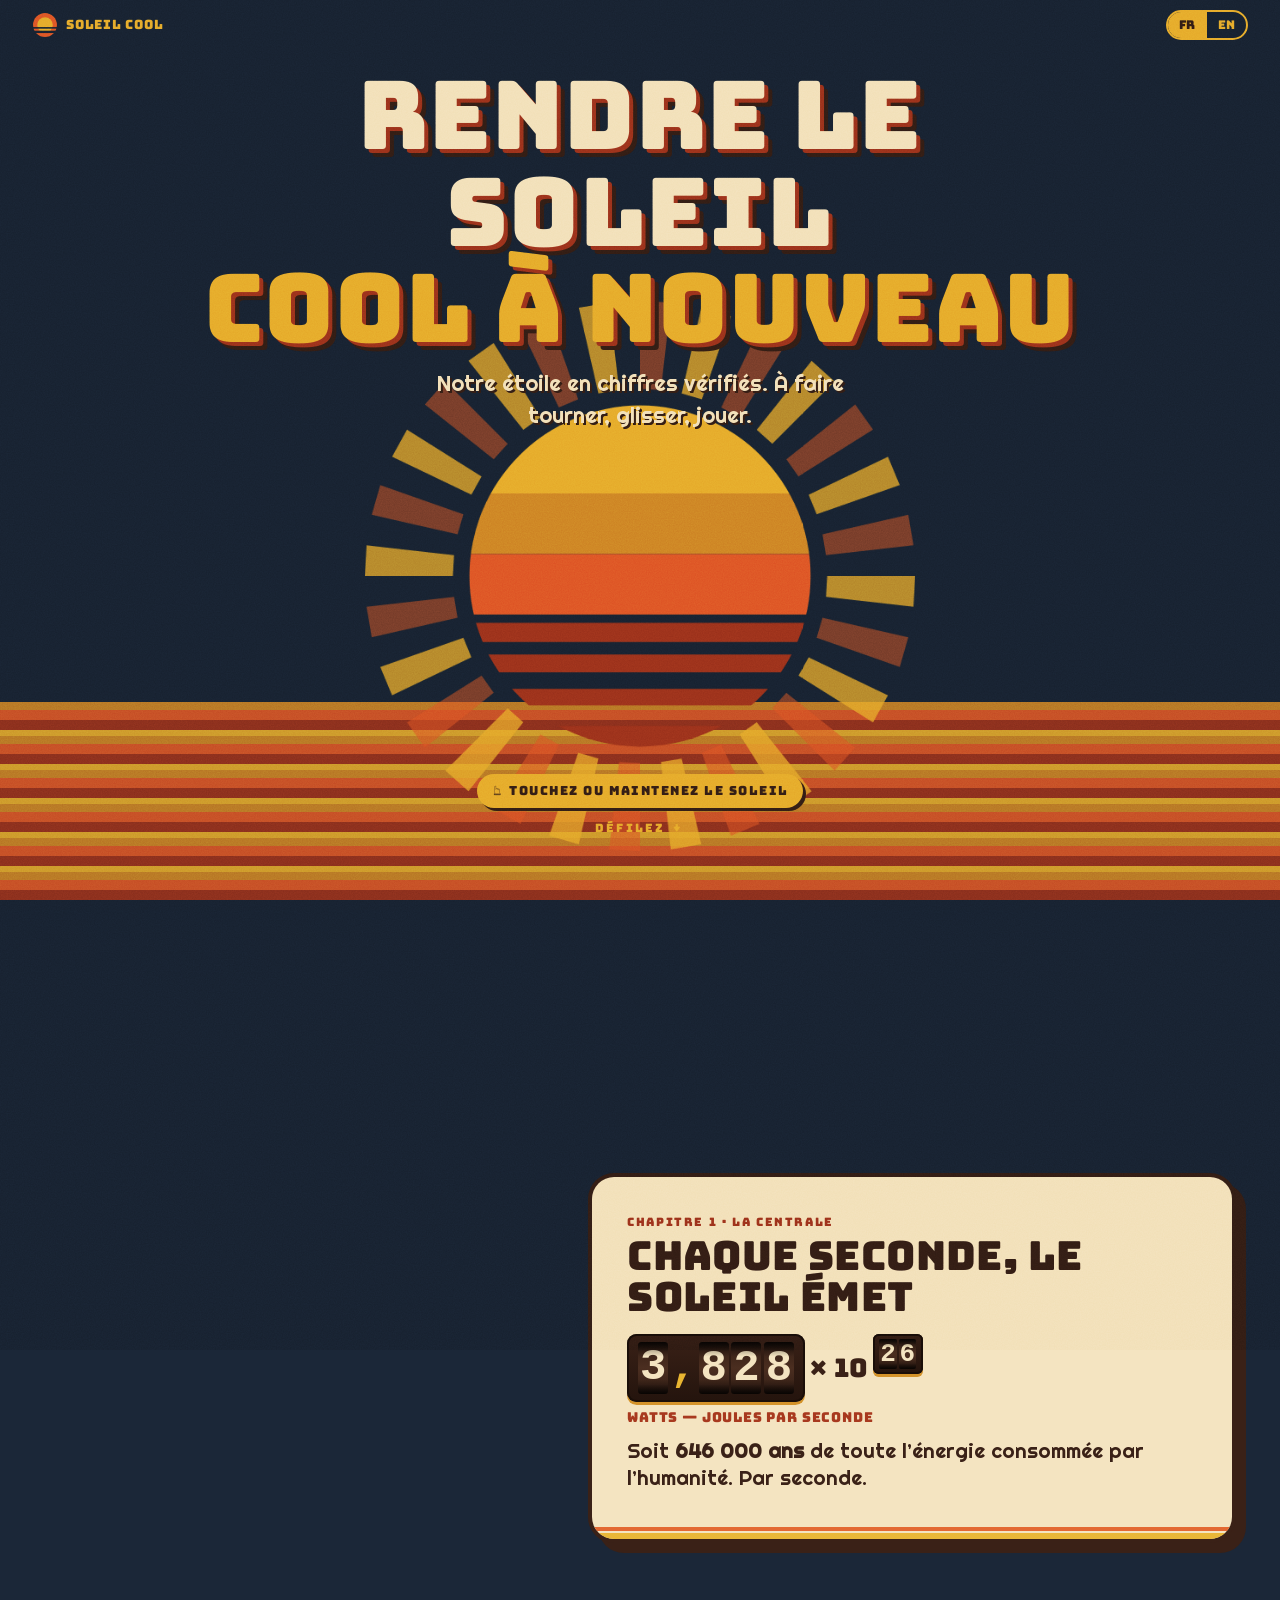
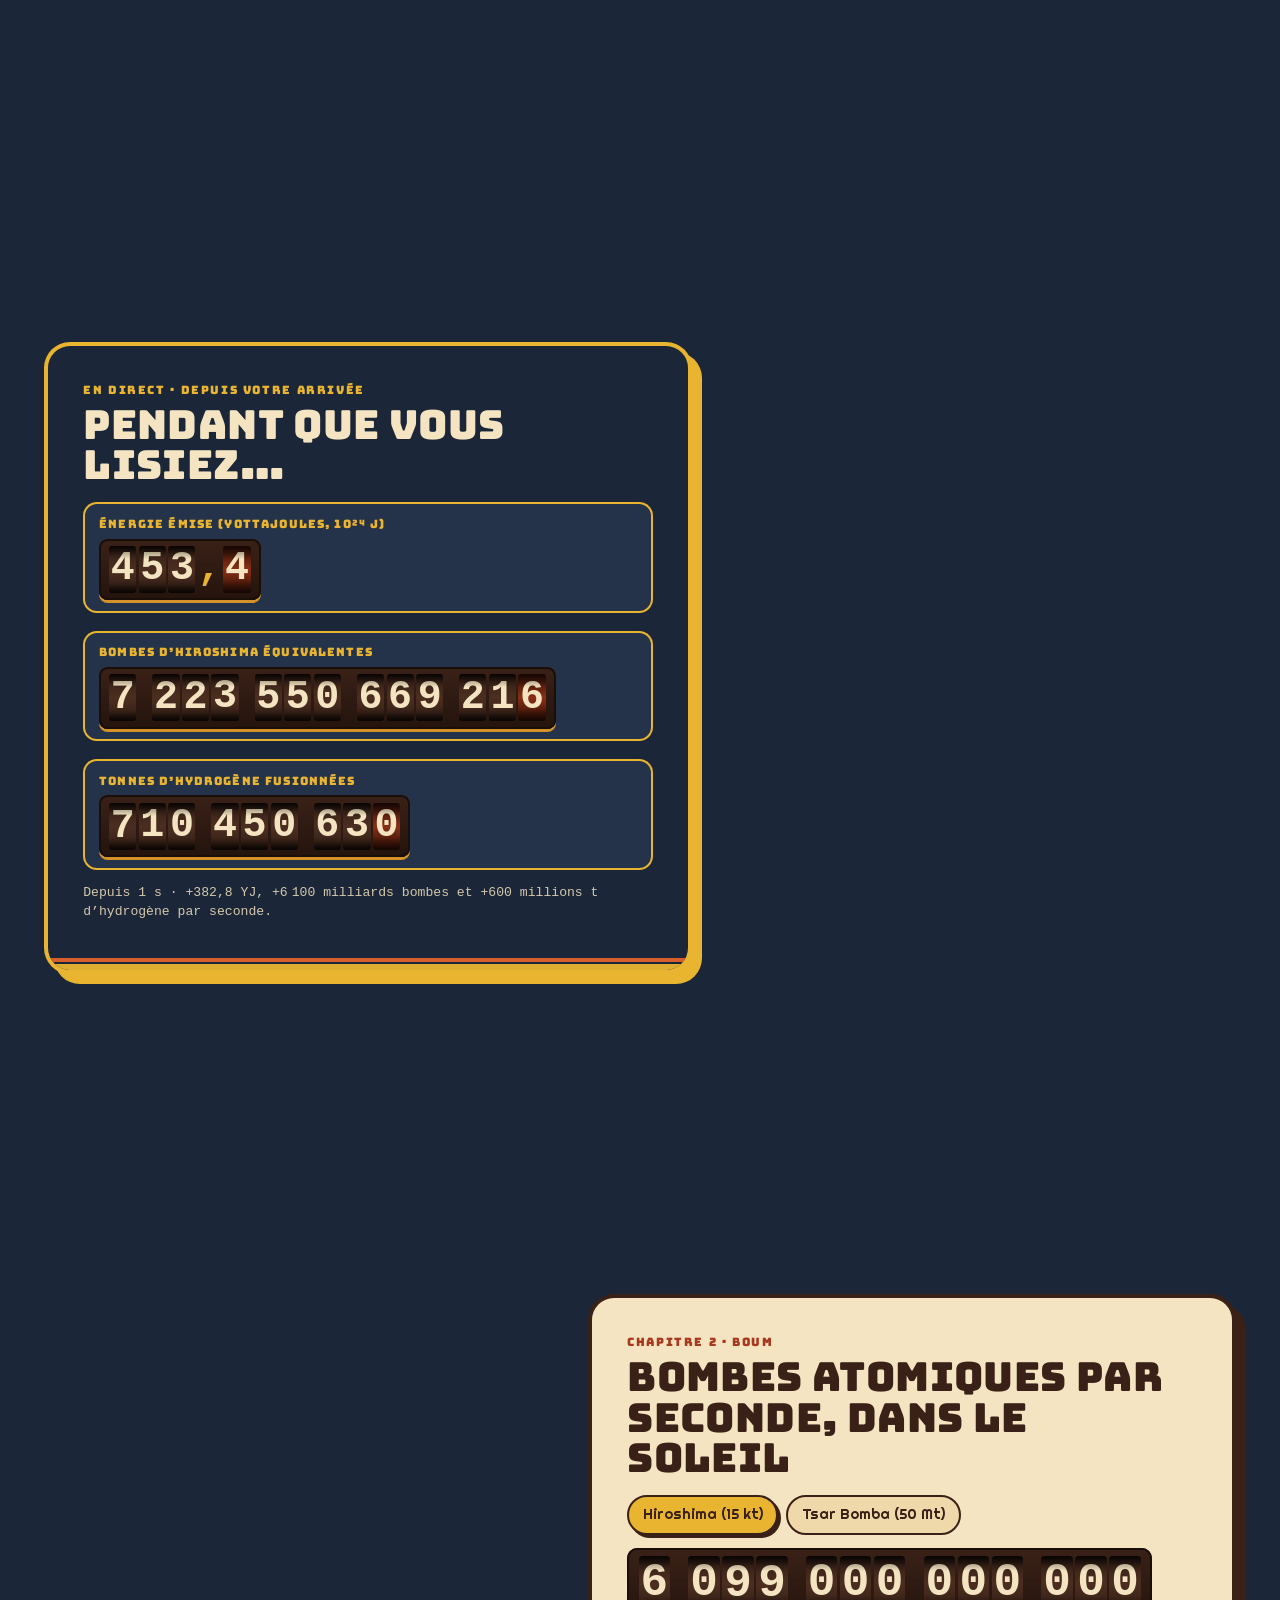
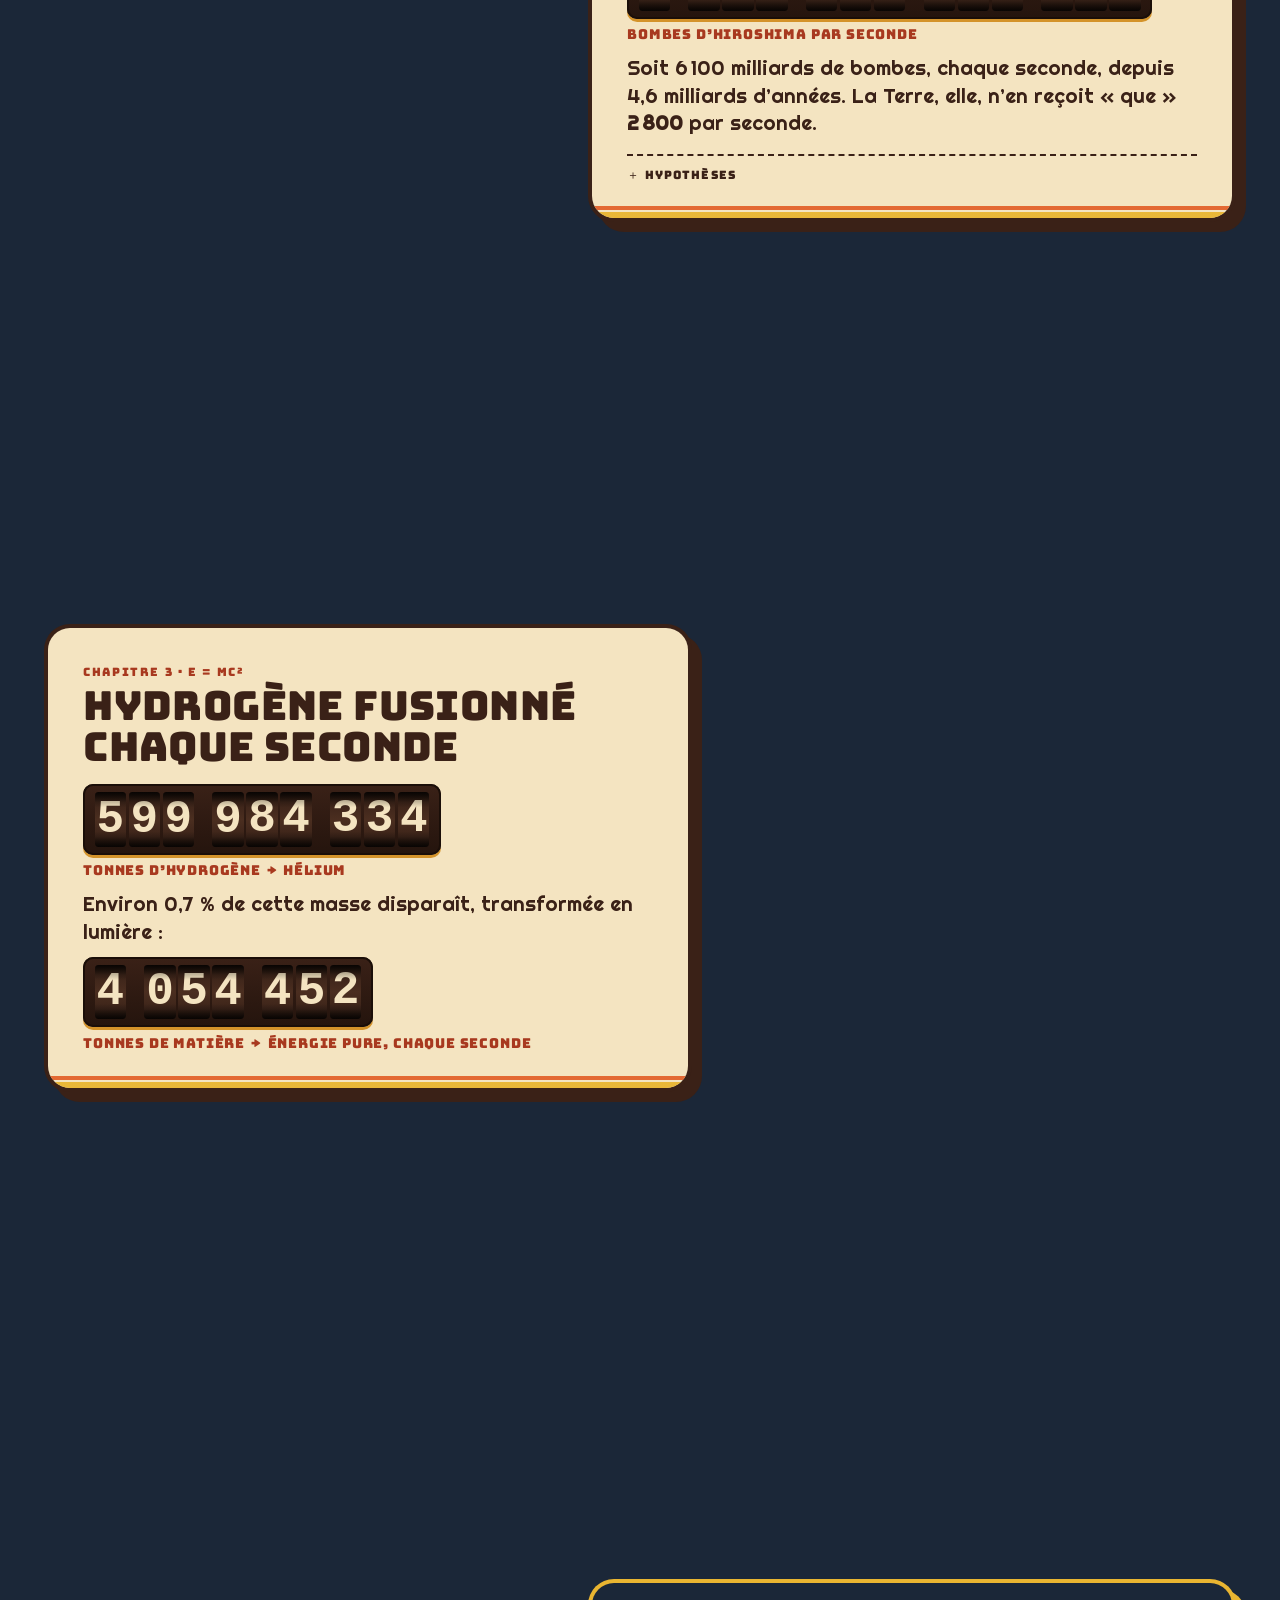
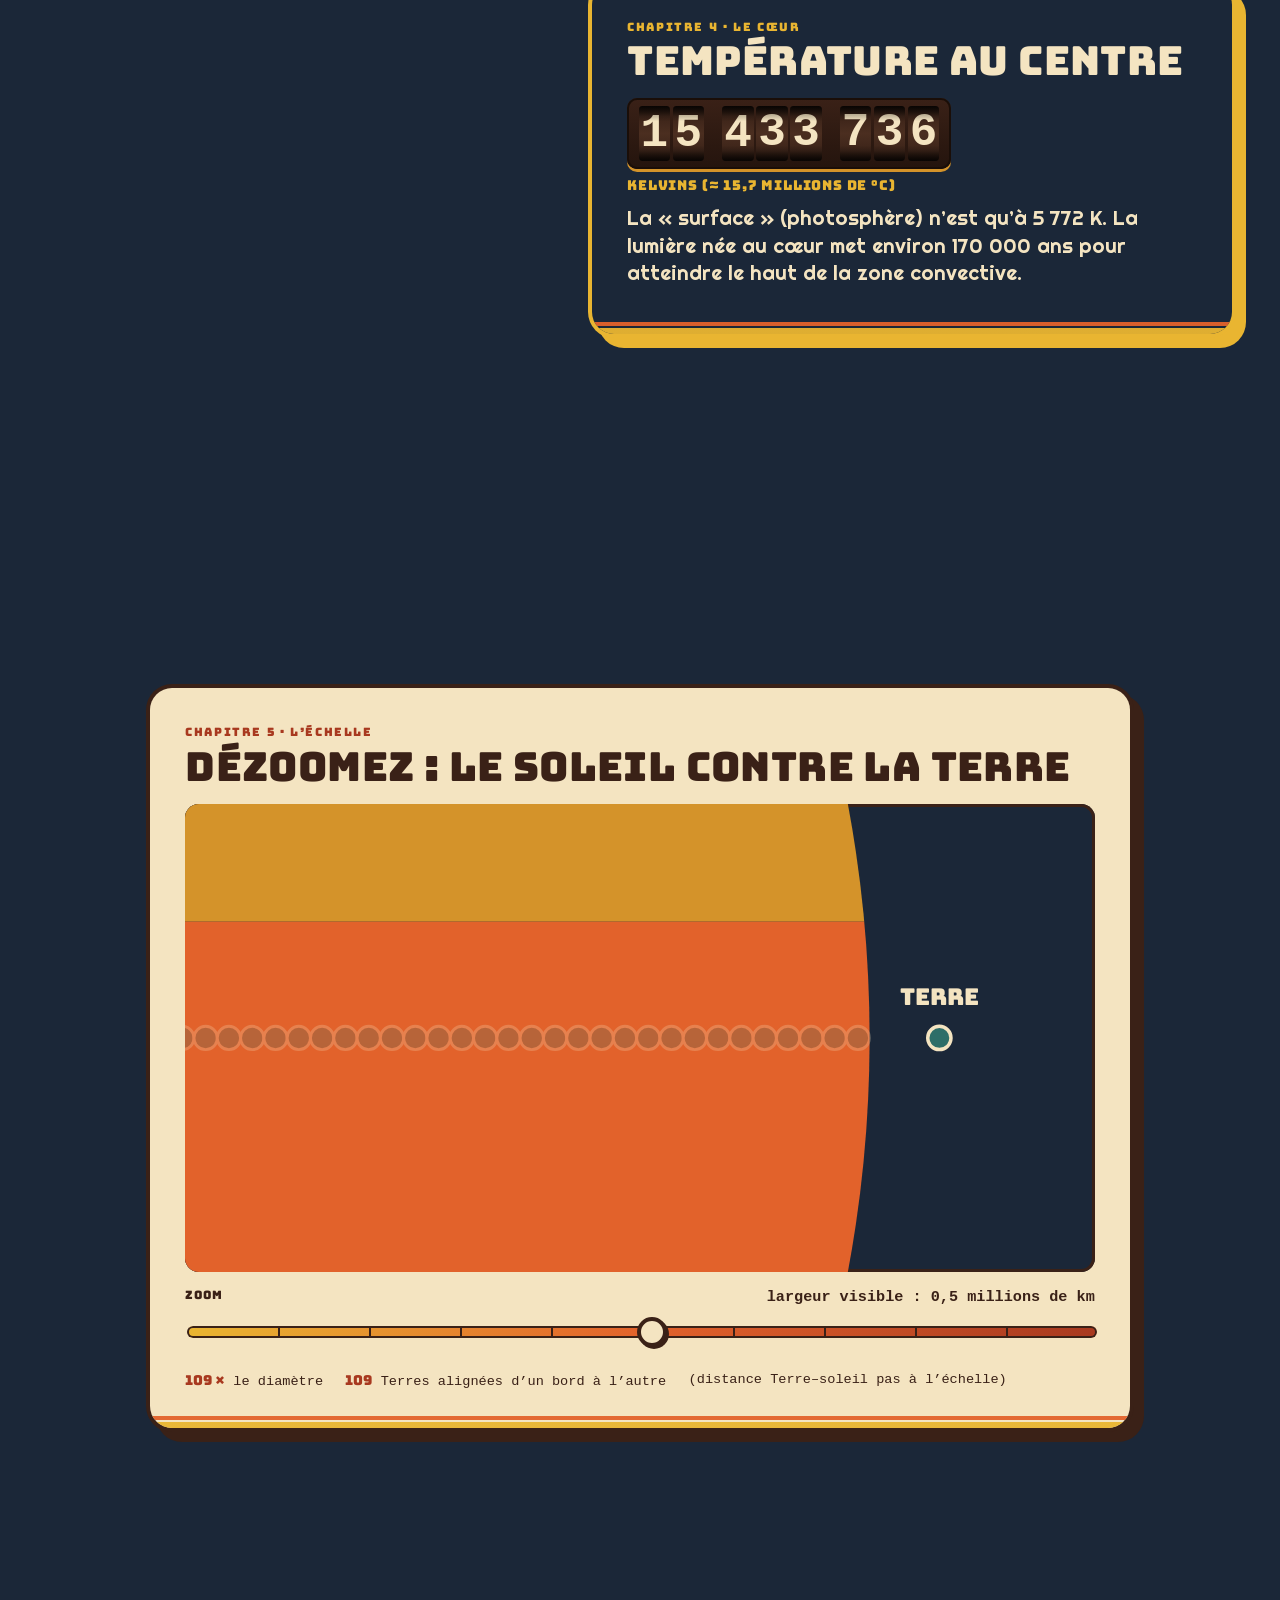
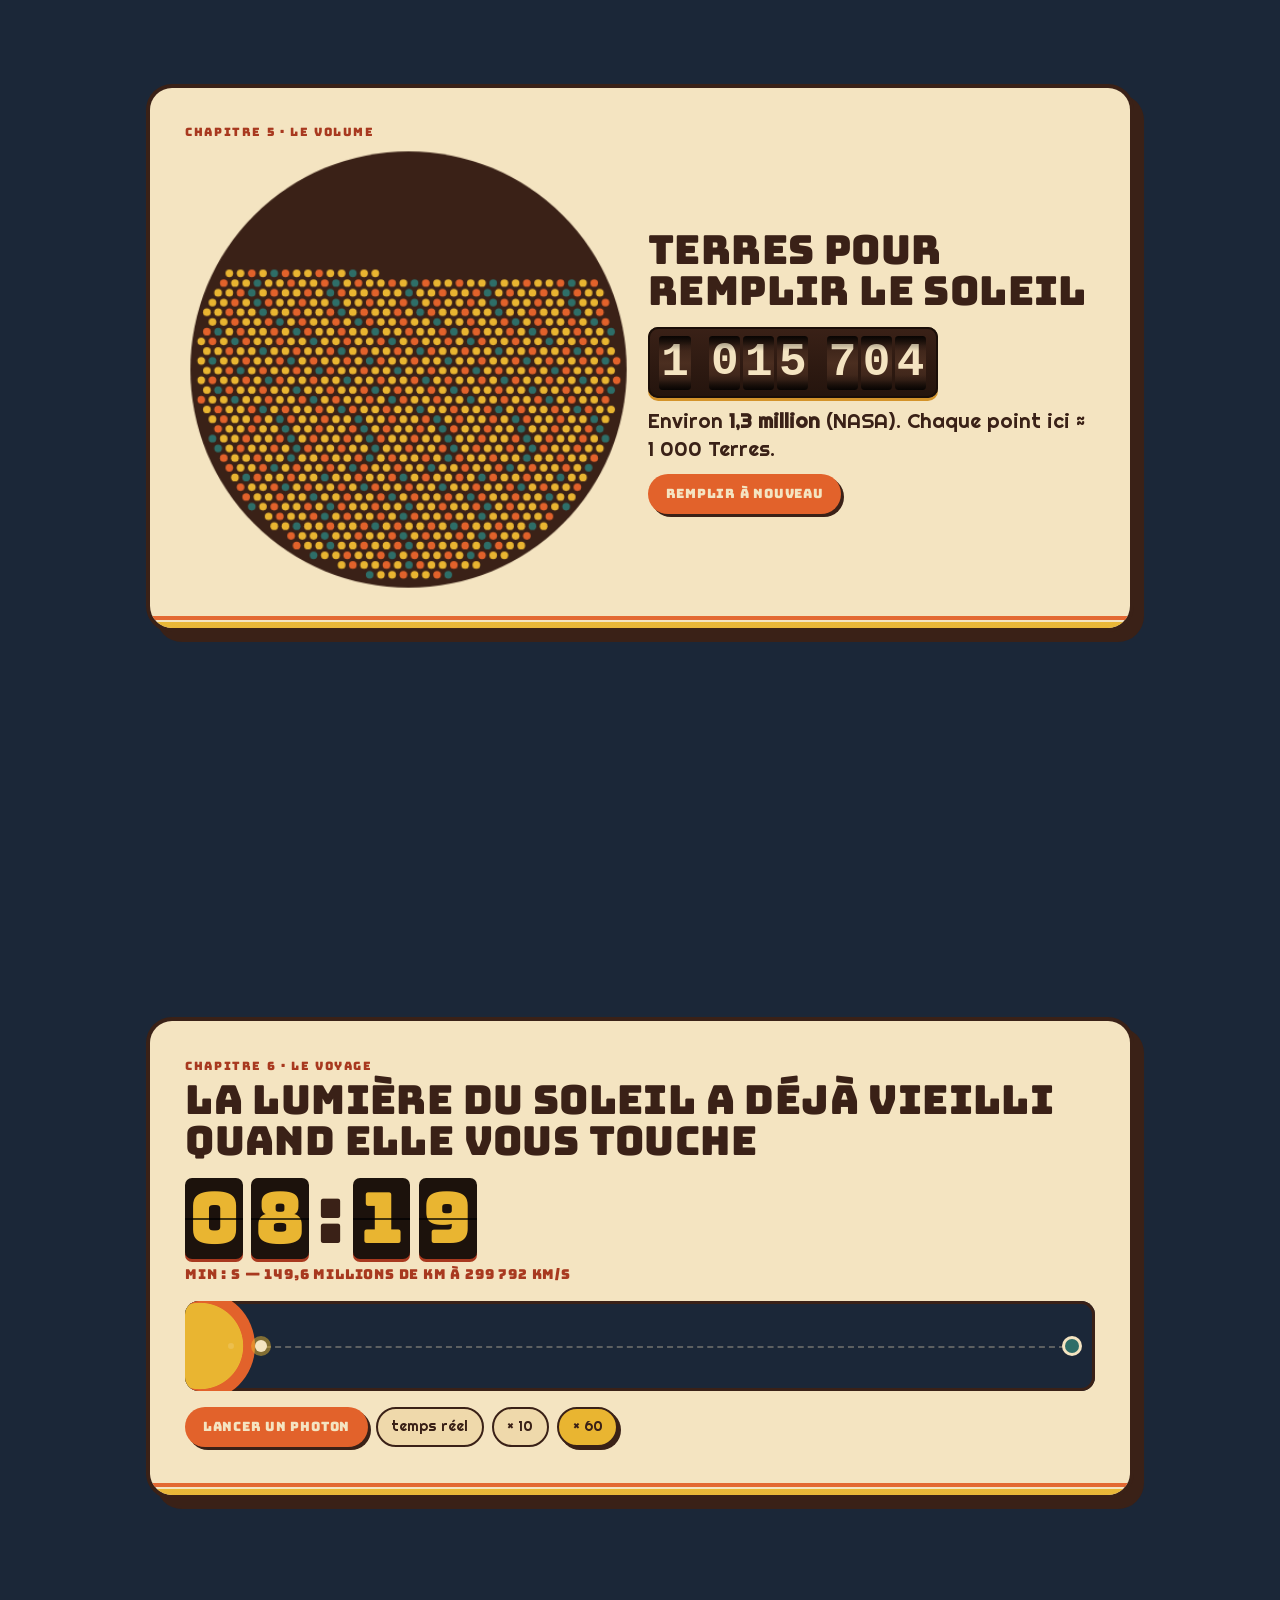
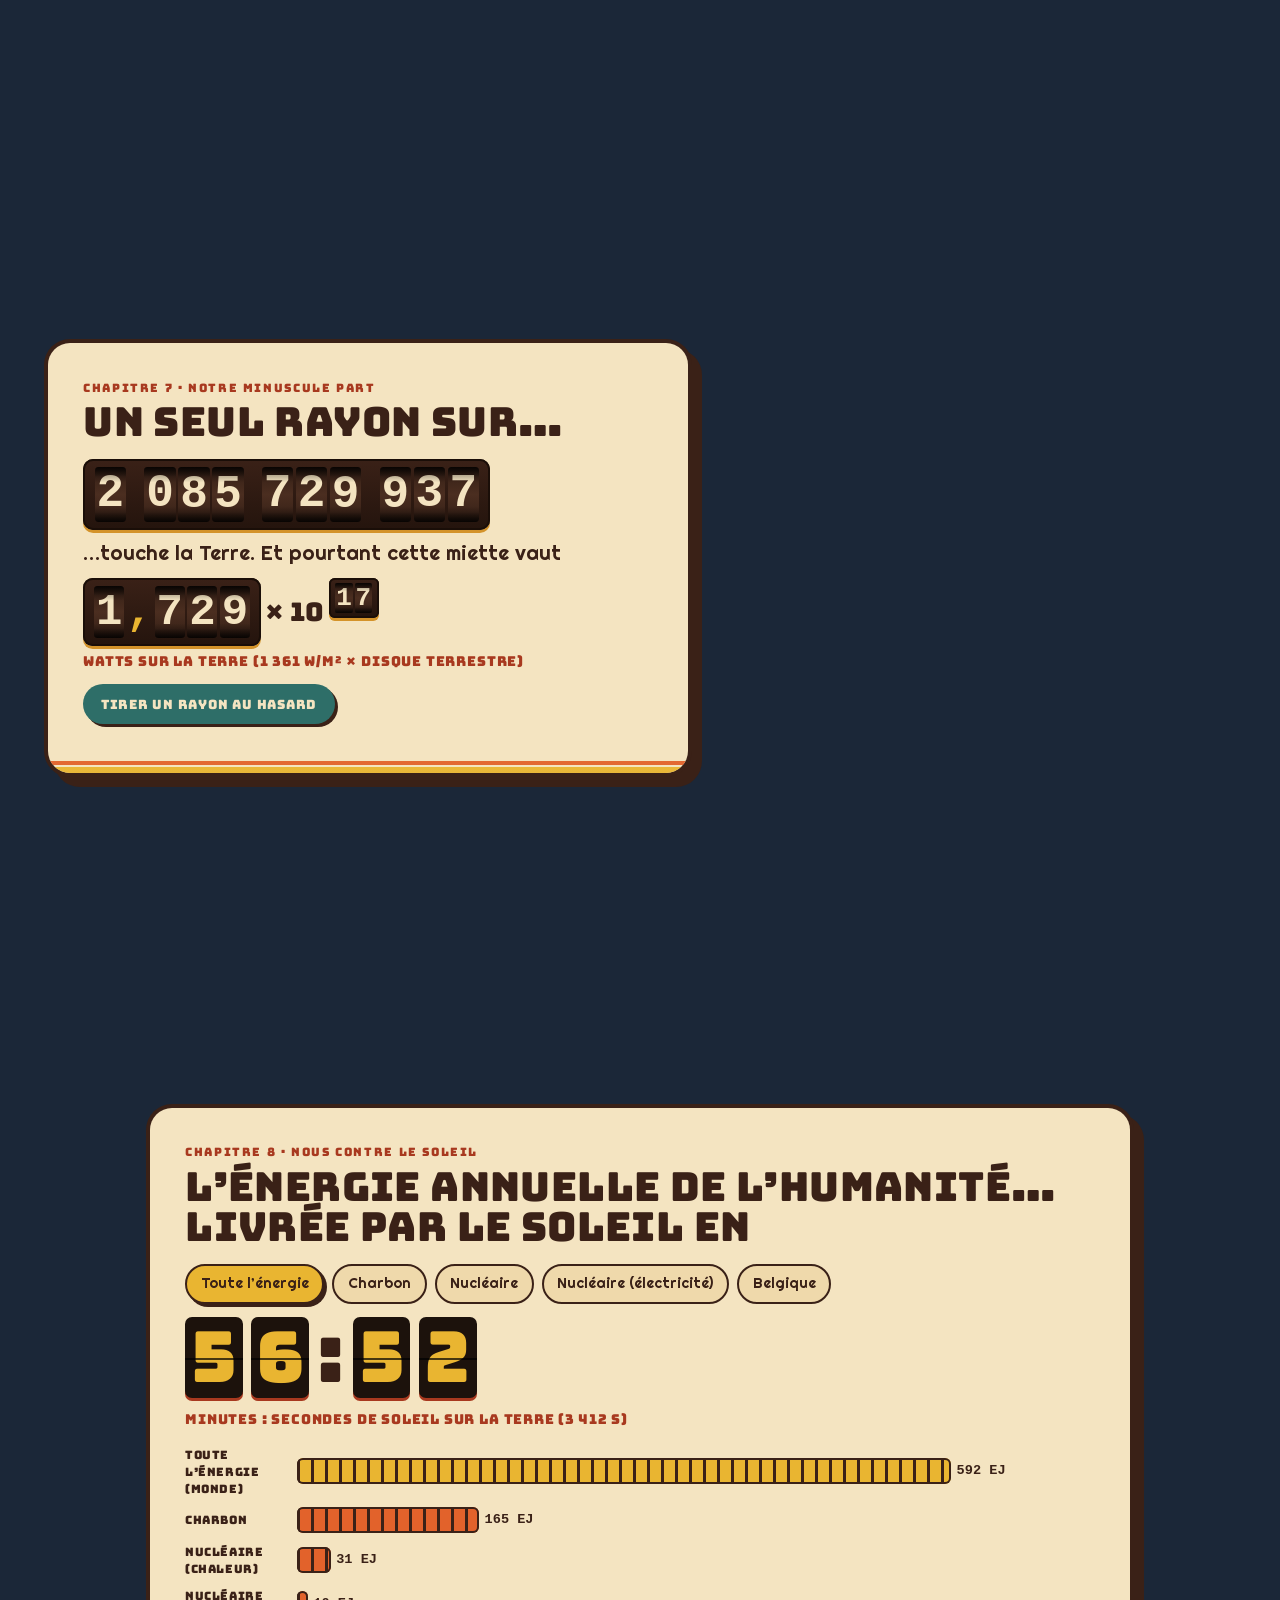
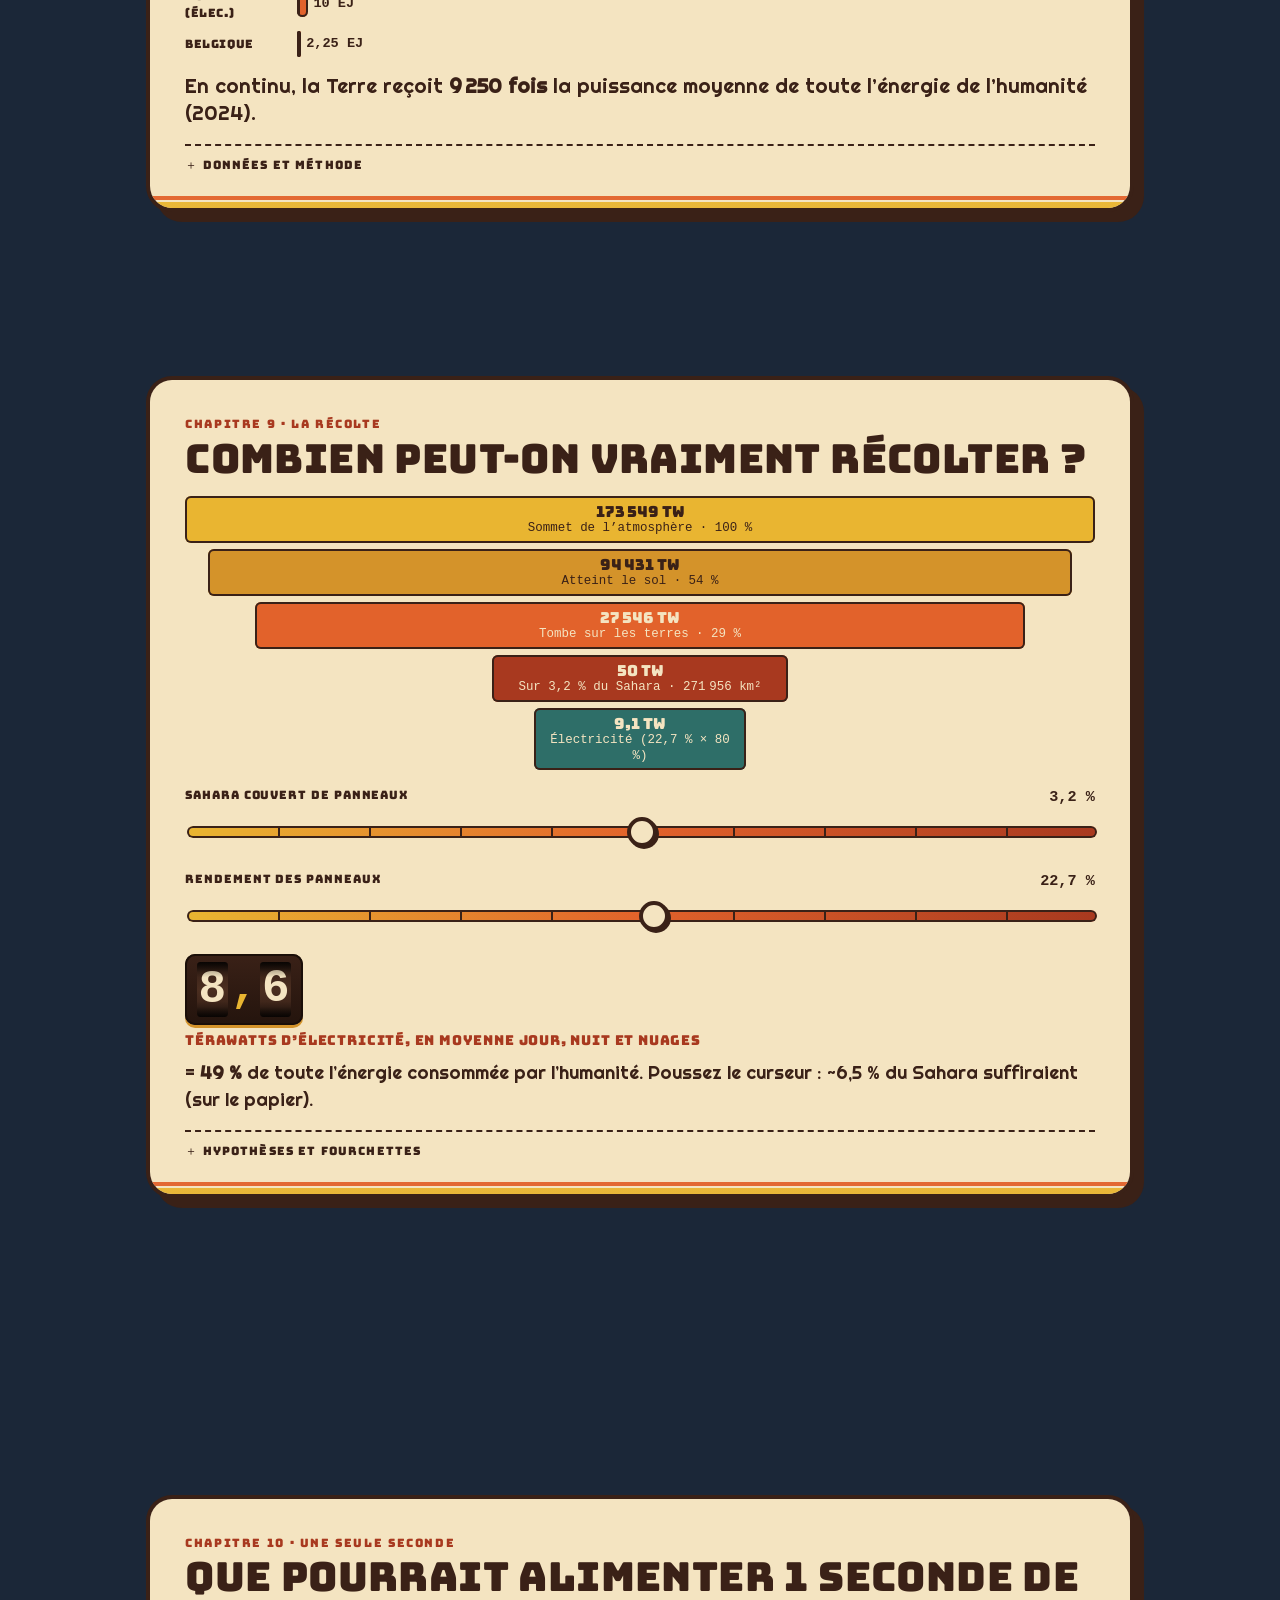
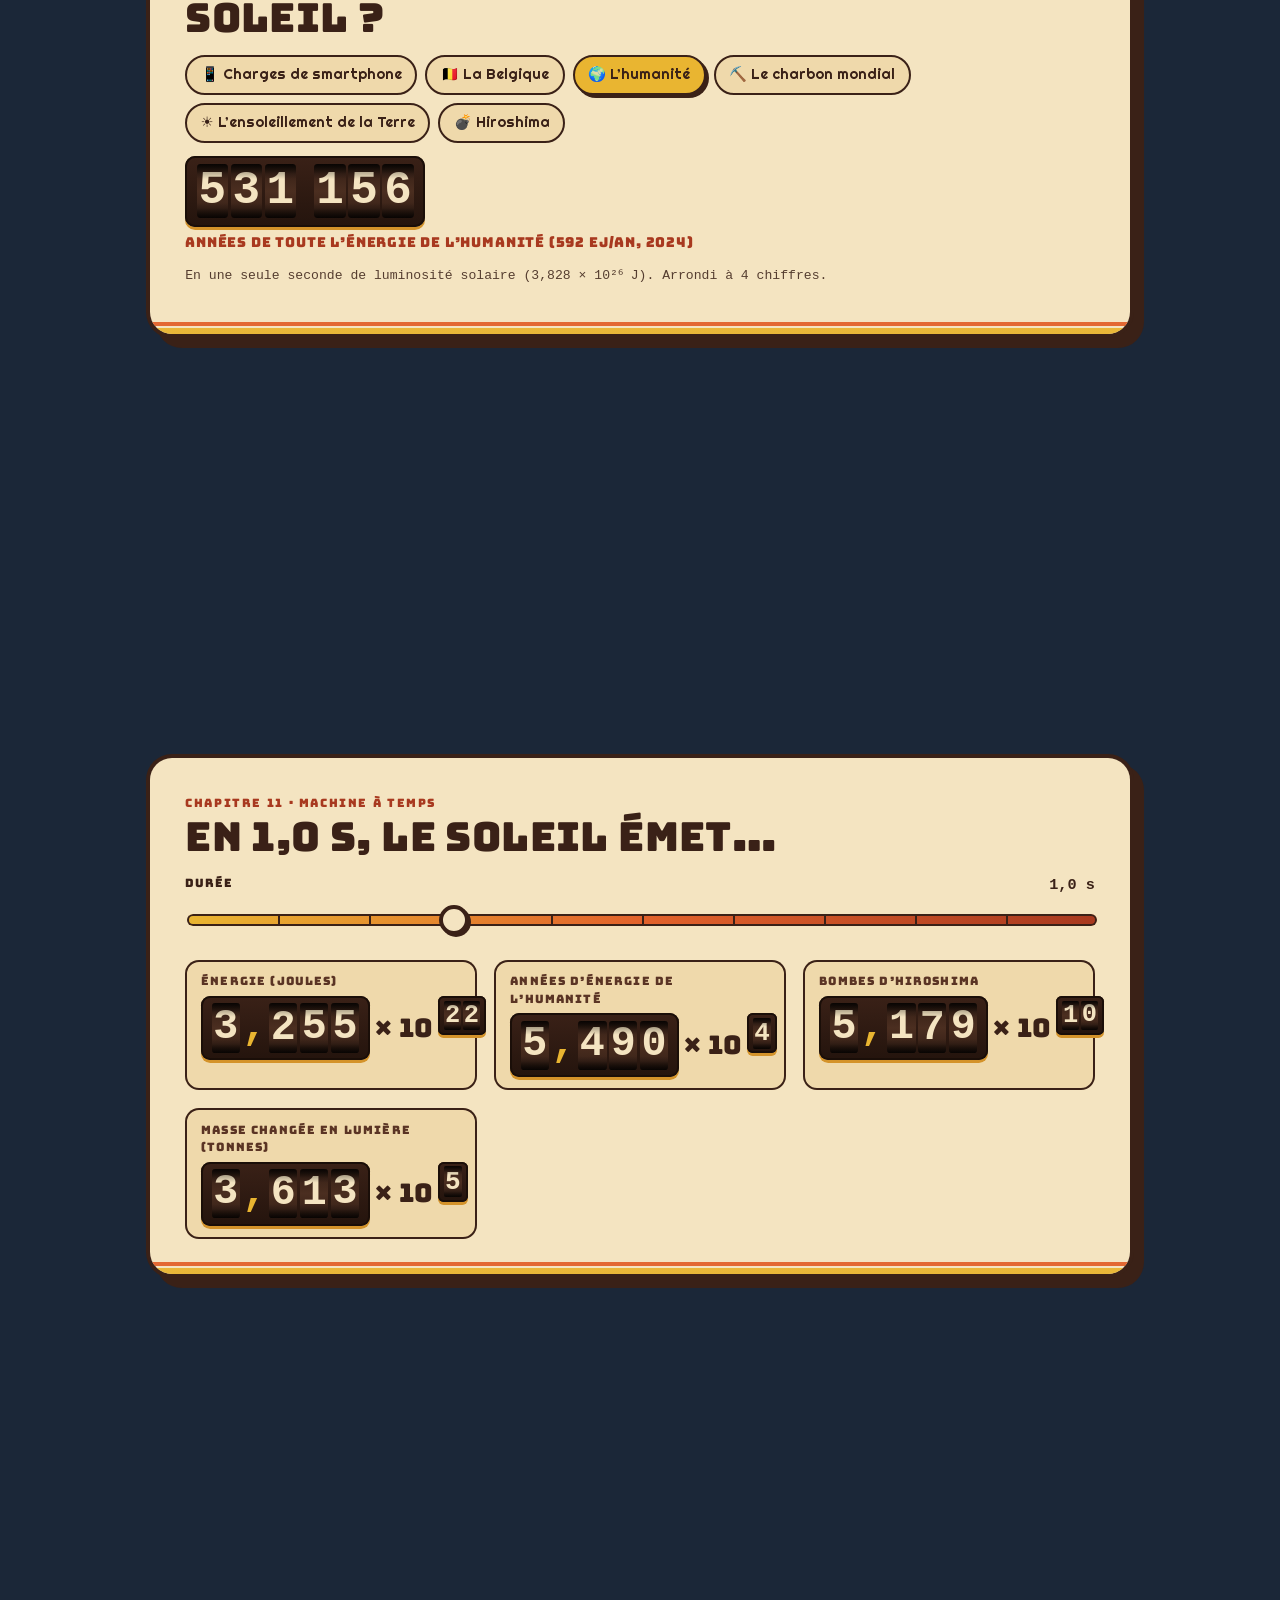
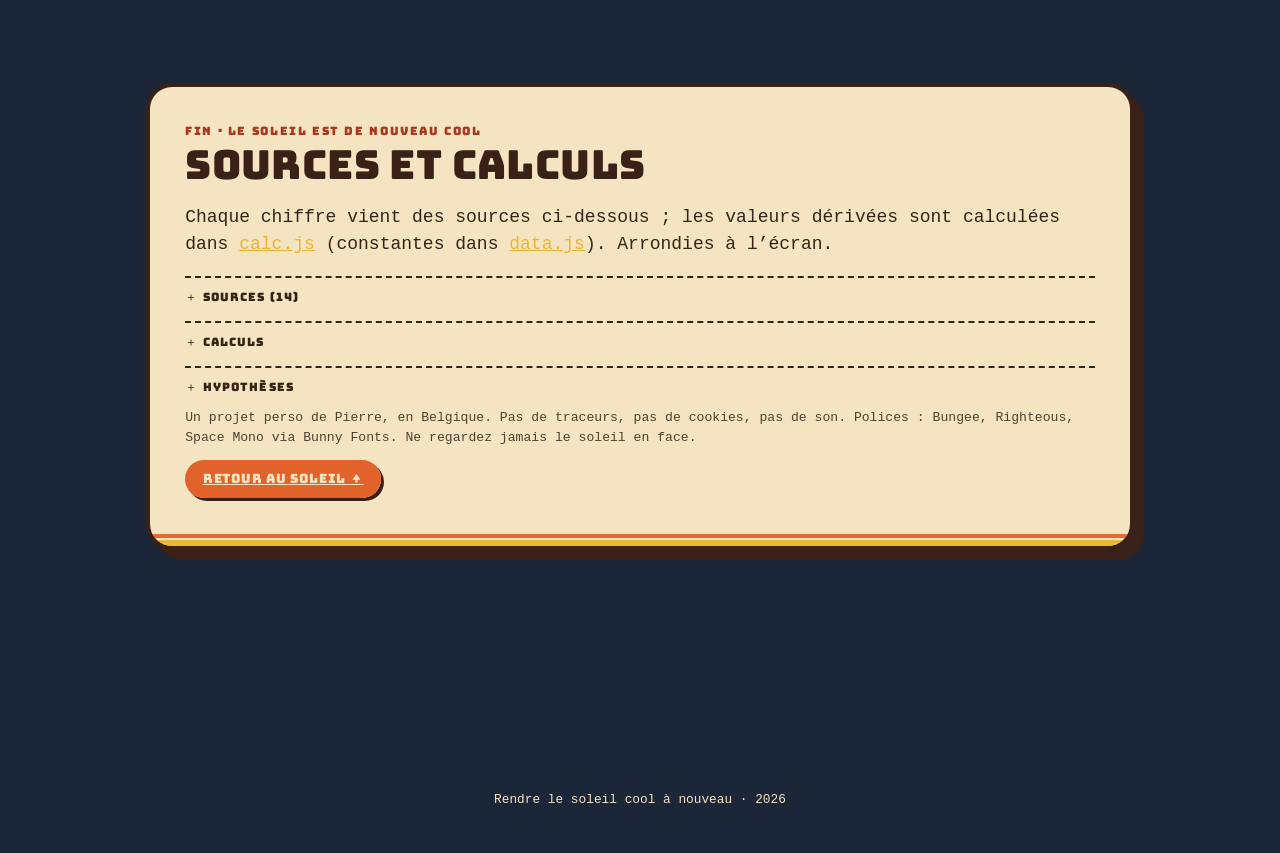
<file: index.html>
<!doctype html><html lang=fr><head><meta charset=utf-8><meta name=viewport content="width=device-width,initial-scale=1,viewport-fit=cover"><title>Rendre le soleil cool à nouveau ☀️</title><meta name=description content="Le soleil en chiffres, vérifiés et interactifs : 3,8 × 10²⁶ watts, 6 100 milliards de bombes d’Hiroshima par seconde, 600 millions de tonnes d’hydrogène fusionnées chaque seconde."><meta name=theme-color content=#1b2738><link rel=icon href=favicon.svg type=image/svg+xml><meta property=og:type content=website><meta property=og:locale content=fr_BE><meta property=og:locale:alternate content=en_GB><meta property=og:title content="Rendre le soleil cool à nouveau"><meta property=og:description content="Chaque seconde, le soleil libère l’équivalent de 6 100 milliards de bombes d’Hiroshima. Jouez avec les chiffres (vérifiés) de notre étoile."><meta property=og:url content=https://aponhcet.github.io/soleil-cool/ ><meta property=og:image content=https://aponhcet.github.io/soleil-cool/og-image.svg><meta property=og:image:type content=image/svg+xml><meta property=og:image:width content=1200><meta property=og:image:height content=630><meta property=og:image:alt content="Affiche rétro des années 70 : un soleil plat rayé et le titre Rendre le soleil cool à nouveau"><meta name=twitter:card content=summary_large_image><meta name=twitter:title content="Rendre le soleil cool à nouveau"><meta name=twitter:description content="Le soleil en chiffres vérifiés, compteurs mécaniques et curseurs interactifs."><meta name=twitter:image content=https://aponhcet.github.io/soleil-cool/og-image.svg><link rel=preconnect href=https://fonts.bunny.net crossorigin><link rel=stylesheet href="https://fonts.bunny.net/css?family=bungee:400|righteous:400|space-mono:400,700&amp;display=swap"><link rel=stylesheet href=style.css><script>document.documentElement.className="js"</script></head><body><div class=progress id=progress></div><div class=grain aria-hidden=true></div><header class=bar><a class=logo href=#top aria-label="Retour en haut"><svg viewBox="-50 -50 100 100" aria-hidden=true><circle r=46 fill=#e2622b /><circle r=30 fill=#e9b531 /><rect x=-50 y=8 width=100 height=6 fill=#1b2738 /><rect x=-50 y=22 width=100 height=9 fill=#1b2738 /></svg><span data-en="Make the sun cool again">Soleil cool</span></a><div class=lang role=group aria-label="Langue / Language"><button type=button data-lang=fr aria-pressed=true>FR</button> <button type=button data-lang=en aria-pressed=false>EN</button></div></header><div id=stage aria-hidden=true><div class=horizon></div><div id=sunwrap><svg id=sun viewBox="-100 -100 200 200"><defs><clipPath id=discclip><circle r=62 /></clipPath><mask id=cuts><rect x=-100 y=-100 width=200 height=200 fill=#fff /><rect x=-70 y=14 width=140 height=3 fill=#000 /><rect x=-70 y=24 width=140 height=4.5 fill=#000 /><rect x=-70 y=35 width=140 height=6 fill=#000 /><rect x=-70 y=47 width=140 height=7.5 fill=#000 /></mask></defs><g class=rays id=rays></g><g class=disc mask=url(#cuts)><g clip-path=url(#discclip)><rect x=-70 y=-70 width=140 height=40 fill=#e9b531 /><rect x=-70 y=-30 width=140 height=22 fill=#d4932a /><rect x=-70 y=-8 width=140 height=24 fill=#e2622b /><rect x=-70 y=16 width=140 height=60 fill=#a8391f /></g></g></svg></div></div><canvas id=fx aria-hidden=true></canvas><main id=top><section class="step hero" data-sun=".86 0 14vh 1" data-bg=#1b2738 data-horizon=1 id=s-hero><div class=hero-in><h1 data-en="Make the sun <span>cool again</span>">Rendre le soleil <span>cool à nouveau</span></h1><p class=sub data-en="Our star in verified numbers. Spin them, slide them, play with them.">Notre étoile en chiffres vérifiés. À faire tourner, glisser, jouer.</p></div><div class=hero-mid></div><div class=hero-in><button type=button class=hint id=hint data-en="☝ Tap or hold the sun">☝ Touchez ou maintenez le soleil</button><p class=burstmsg id=burstmsg aria-live=polite></p><div class=scrollcue data-en="Scroll ↓">Défilez ↓</div></div></section><section class="step right" data-sun="1.25 -22vw 0 1" data-bg=#3a2117><div class=card><p class=kicker data-en="Chapter 1 · The power plant">Chapitre 1 · La centrale</p><h2 data-en="Every second, the sun emits">Chaque seconde, le soleil émet</h2><div class=odo-sci data-sci=L></div><div class=unit data-en="watts — joules per second">watts — joules par seconde</div><p class=big data-en="That’s <b>646,000 years</b> of humanity’s total energy use. Per second.">Soit <b>646 000 ans</b> de toute l’énergie consommée par l’humanité. Par seconde.</p></div></section><section class="step left" data-sun=".8 26vw -10vh 1" data-bg=#1b2738><div class="card dark"><p class=kicker data-en="Live · since you arrived">En direct · depuis votre arrivée</p><h2 data-en="While you were reading…">Pendant que vous lisiez…</h2><div class="counters three"><div class=counter style="background:#24324a;box-shadow:inset 0 0 0 2px #e9b531"><div class=lbl style=color:#e9b531 data-en="Energy emitted (yottajoules, 10²⁴ J)">Énergie émise (yottajoules, 10²⁴ J)</div><div class="odo hot" id=live-e></div></div><div class=counter style="background:#24324a;box-shadow:inset 0 0 0 2px #e9b531"><div class=lbl style=color:#e9b531 data-en="Hiroshima bombs equivalent">Bombes d’Hiroshima équivalentes</div><div class="odo hot" id=live-b></div></div><div class=counter style="background:#24324a;box-shadow:inset 0 0 0 2px #e9b531"><div class=lbl style=color:#e9b531 data-en="Tonnes of hydrogen fused">Tonnes d’hydrogène fusionnées</div><div class="odo hot" id=live-h></div></div></div><p class=note id=live-t style=margin-top:.8rem></p></div></section><section class="step right" data-sun="1.6 -18vw 8vh 1" data-bg=#a8391f><div class=card><p class=kicker data-en="Chapter 2 · Boom">Chapitre 2 · Boum</p><h2 data-en="Atomic bombs per second, inside the sun">Bombes atomiques par seconde, dans le soleil</h2><div class=chips role=group aria-label=Bombe><button class=chip data-bomb=hiro aria-pressed=true data-en="Hiroshima (15 kt)">Hiroshima (15 kt)</button> <button class=chip data-bomb=tsar aria-pressed=false data-en="Tsar Bomba (50 Mt)">Tsar Bomba (50 Mt)</button></div><div class=odo id=bomb-odo></div><div class=unit id=bomb-unit></div><p class=big id=bomb-text></p><details><summary data-en=Assumptions>Hypothèses</summary><p data-en="Solar luminosity 3.828 × 10²⁶ W (IAU nominal). 1 tonne of TNT = 4.184 × 10⁹ J (NIST). Hiroshima ≈ 15 kt (LANL best estimate, ±20 %), Tsar Bomba = 50 Mt. A comparison of energy only: the sun ‘explodes’ nothing, it fuses steadily.">Luminosité solaire 3,828 × 10²⁶ W (valeur nominale UAI). 1 tonne de TNT = 4,184 × 10⁹ J (NIST). Hiroshima ≈ 15 kt (meilleure estimation du LANL, ±20 %), Tsar Bomba = 50 Mt. Comparaison d’énergie uniquement : le soleil n’explose pas, il fusionne en continu.</p></details></div></section><section class="step left" data-sun="1.1 24vw 0 1" data-bg=#3a2117><div class=card><p class=kicker data-en="Chapter 3 · E = mc²">Chapitre 3 · E = mc²</p><h2 data-en="Hydrogen fused every second">Hydrogène fusionné chaque seconde</h2><div class=odo id=fus-h></div><div class=unit data-en="tonnes of hydrogen → helium">tonnes d’hydrogène → hélium</div><p class=big data-en="About 0.7 % of that mass vanishes, turned into light:">Environ 0,7 % de cette masse disparaît, transformée en lumière :</p><div class=odo id=fus-m></div><div class=unit data-en="tonnes of matter → pure energy, every second">tonnes de matière → énergie pure, chaque seconde</div></div></section><section class="step right" data-sun="2.2 -30vw 0 1" data-bg=#a8391f><div class="card dark"><p class=kicker data-en="Chapter 4 · The core">Chapitre 4 · Le cœur</p><h2 data-en="Temperature at the centre">Température au centre</h2><div class=odo id=core-odo></div><div class=unit data-en="kelvins (≈ 15.7 million °C)">kelvins (≈ 15,7 millions de °C)</div><p class=big data-en="The ‘surface’ (photosphere) is a mild 5,772 K. Light born in the core takes about 170,000 years to reach the top of the convection zone.">La « surface » (photosphère) n’est qu’à 5 772 K. La lumière née au cœur met environ 170 000 ans pour atteindre le haut de la zone convective.</p></div></section><section class=step data-sun=".25 0 -38vh .0" data-bg=#1b2738><div class="card wide"><p class=kicker data-en="Chapter 5 · Scale">Chapitre 5 · L’échelle</p><h2 data-en="Zoom out: the sun vs the Earth">Dézoomez : le soleil contre la Terre</h2><div class=scalebox><svg id=scale-svg viewBox="100 -4 16 9" preserveAspectRatio="xMidYMid meet" role=img aria-label="Soleil et Terre à l’échelle"></svg></div><div class=range><label for=zoom><span data-en=Zoom>Zoom</span><output id=zoom-out></output></label> <input type=range id=zoom min=0 max=1000 value=0></div><div class=statrow><span><b>109 ×</b> <span data-en="the diameter">le diamètre</span></span><span><b>109</b> <span data-en="Earths side by side across the sun">Terres alignées d’un bord à l’autre</span></span><span data-en="(Earth–sun distance not to scale)">(distance Terre–soleil pas à l’échelle)</span></div></div></section><section class=step data-sun=".6 0 -10vh .35" data-bg=#2e6e68><div class="card wide"><p class=kicker data-en="Chapter 5 · Volume">Chapitre 5 · Le volume</p><div class=volwrap><canvas id=vol-canvas width=420 height=420 aria-hidden=true></canvas><div><h2 data-en="Earths needed to fill the sun">Terres pour remplir le soleil</h2><div class=odo id=vol-odo></div><p class=big data-en="About <b>1.3 million</b> (NASA). Each dot here is ~1,000 Earths.">Environ <b>1,3 million</b> (NASA). Chaque point ici ≈ 1 000 Terres.</p><button class=btn id=vol-btn data-en="Fill again">Remplir à nouveau</button></div></div></div></section><section class=step data-sun=".35 -38vw 0 1" data-bg=#1b2738><div class="card wide"><p class=kicker data-en="Chapter 6 · The trip">Chapitre 6 · Le voyage</p><h2 data-en="Sunlight is already old when it hits you">La lumière du soleil a déjà vieilli quand elle vous touche</h2><div class=flap id=flap aria-live=off></div><div class=unit data-en="min : s — 149.6 million km at 299,792 km/s">min : s — 149,6 millions de km à 299 792 km/s</div><div class=track><div class=dash></div><div class=tsun></div><div class=photon id=photon></div><div class=tearth></div></div><div class=chips role=group aria-label=Vitesse><button class=btn id=ph-go data-en="Launch a photon">Lancer un photon</button> <button class=chip data-speed=1 aria-pressed=false data-en="real time">temps réel</button> <button class=chip data-speed=10 aria-pressed=false>× 10</button> <button class=chip data-speed=60 aria-pressed=true>× 60</button></div></div></section><section class="step left" data-sun="1.3 26vw 0 1" data-bg=#3a2117><div class=card><p class=kicker data-en="Chapter 7 · Our tiny slice">Chapitre 7 · Notre minuscule part</p><h2 data-en="Only one ray in…">Un seul rayon sur…</h2><div class=odo id=frac-odo></div><p class=big data-en="…hits the Earth. And yet that crumb is">…touche la Terre. Et pourtant cette miette vaut</p><div class=odo-sci data-sci=PE></div><div class=unit data-en="watts on Earth (1,361 W/m² × Earth’s disc)">watts sur la Terre (1 361 W/m² × disque terrestre)</div><div class=chips><button class="btn alt" id=lotto data-en="Shoot a ray at random">Tirer un rayon au hasard</button></div><p class=note id=lotto-out aria-live=polite></p></div></section><section class=step data-sun=".5 0 34vh .9" data-bg=#1b2738 data-horizon=1><div class="card wide"><p class=kicker data-en="Chapter 8 · Us vs the sun">Chapitre 8 · Nous contre le soleil</p><h2 data-en="Humanity’s yearly energy… delivered by the sun in">L’énergie annuelle de l’humanité… livrée par le soleil en</h2><div class=chips role=group aria-label=Source><button class=chip data-cmp=world aria-pressed=true data-en="All energy">Toute l’énergie</button> <button class=chip data-cmp=coal aria-pressed=false data-en=Coal>Charbon</button> <button class=chip data-cmp=nuc aria-pressed=false data-en=Nuclear>Nucléaire</button> <button class=chip data-cmp=nucel aria-pressed=false data-en="Nuclear (electricity)">Nucléaire (électricité)</button> <button class=chip data-cmp=be aria-pressed=false data-en=Belgium>Belgique</button></div><div class=result><div class=flap id=cmp-flap></div><div class=unit id=cmp-unit></div></div><div class=bars id=cmp-bars></div><p class=big id=cmp-text></p><details><summary data-en="Data &amp; method">Données et méthode</summary><p data-en="Energy Institute, Statistical Review of World Energy 2025, year 2024, <i>total energy supply</i> (primary energy, physical energy content method): world 592.22 EJ, coal 165.06 EJ, nuclear 30.74 EJ (counted as reactor heat), Belgium 2.25 EJ. Nuclear electricity: 2,817.5 TWh. Sun on Earth: 1.74 × 10¹⁷ W at the top of the atmosphere.">Energy Institute, Statistical Review of World Energy 2025, année 2024, <i>approvisionnement énergétique total</i> (énergie primaire, méthode du contenu énergétique physique) : monde 592,22 EJ, charbon 165,06 EJ, nucléaire 30,74 EJ (compté en chaleur des réacteurs), Belgique 2,25 EJ. Électricité nucléaire : 2 817,5 TWh. Soleil sur Terre : 1,74 × 10¹⁷ W au sommet de l’atmosphère.</p></details></div></section><section class=step data-sun=".4 0 40vh .9" data-bg=#6f7330 data-horizon=1><div class="card wide"><p class=kicker data-en="Chapter 9 · Harvest">Chapitre 9 · La récolte</p><h2 data-en="How much can we really catch?">Combien peut-on vraiment récolter ?</h2><div class=funnel id=funnel></div><div class=range><label for=sahara><span data-en="Sahara covered with panels">Sahara couvert de panneaux</span><output id=sahara-out></output></label> <input type=range id=sahara min=0 max=1000 value=500></div><div class=range><label for=eff><span data-en="Panel efficiency">Rendement des panneaux</span><output id=eff-out></output></label> <input type=range id=eff min=15 max=30 step=0.1 value=22.7></div><div class=odo id=harv-odo></div><div class=unit data-en="terawatts of electricity, averaged over day, night and clouds">térawatts d’électricité, en moyenne jour, nuit et nuages</div><p class=verdict id=harv-verdict></p><details><summary data-en="Assumptions &amp; ranges">Hypothèses et fourchettes</summary><p data-en="Top of atmosphere 340 W/m² on average; 185 W/m² reaches the ground (IPCC AR6, fig. 7.2) → 54 %. Land = 29.2 % of the surface. Sahara ≈ 8.6 million km² (Britannica). We use the global mean 185 W/m², which is cautious for a desert (deserts get more). Average module efficiency 22.7 % (2024) and performance ratio 80 % (Fraunhofer ISE). The average irradiance already includes nights and clouds, i.e. the capacity factor. Real solar farms also need space between rows, grids and storage. Careful: we compare electricity with primary energy, which flatters fossil fuels (their heat losses are counted). Published <i>technical</i> potential for solar: 1,575 to 49,837 EJ/year (IPCC SRREN 2011), i.e. 2.7 to 84 times today’s use. These are estimates with wide ranges.">Sommet de l’atmosphère : 340 W/m² en moyenne ; 185 W/m² atteignent le sol (GIEC AR6, fig. 7.2) → 54 %. Terres émergées = 29,2 % de la surface. Sahara ≈ 8,6 millions de km² (Britannica). On utilise la moyenne mondiale de 185 W/m², prudente pour un désert (qui en reçoit davantage). Rendement moyen des modules 22,7 % (2024) et ratio de performance 80 % (Fraunhofer ISE). L’irradiance moyenne inclut déjà nuits et nuages, donc le facteur de charge. Une vraie centrale demande aussi de l’espace entre les rangées, des réseaux et du stockage. Attention : on compare de l’électricité à de l’énergie primaire, ce qui avantage les fossiles (leurs pertes de chaleur sont comptées). Potentiel <i>technique</i> publié pour le solaire : 1 575 à 49 837 EJ/an (GIEC SRREN 2011), soit 2,7 à 84 fois la consommation actuelle. Ce sont des estimations aux fourchettes larges.</p></details></div></section><section class=step data-sun=".9 0 0 .55" data-bg=#3a2117><div class="card wide"><p class=kicker data-en="Chapter 10 · One single second">Chapitre 10 · Une seule seconde</p><h2 data-en="What could 1 second of sun power?">Que pourrait alimenter 1 seconde de soleil ?</h2><div class=chips role=group aria-label=Choix id=sel-chips></div><div class=odo id=sel-odo></div><div class=unit id=sel-unit></div><p class=note id=sel-note></p></div></section><section class=step data-sun="1.4 0 0 .35" data-bg=#a8391f><div class="card wide"><p class=kicker data-en="Chapter 11 · Time machine">Chapitre 11 · Machine à temps</p><h2><span data-en=In>En</span> <span id=ts-label>1 s</span><span data-en=", the sun emits…">, le soleil émet…</span></h2><div class=range><label for=ts><span data-en=Duration>Durée</span><output id=ts-out></output></label> <input type=range id=ts min=0 max=1000 value=286></div><div class=counters style=grid-template-columns:repeat(auto-fit,minmax(min(100%,260px),1fr))><div class=counter><div class=lbl data-en="Energy (joules)">Énergie (joules)</div><div class=odo-sci data-sci=TS_E></div></div><div class=counter><div class=lbl data-en="Years of humanity’s energy">Années d’énergie de l’humanité</div><div class=odo-sci data-sci=TS_Y></div></div><div class=counter><div class=lbl data-en="Hiroshima bombs">Bombes d’Hiroshima</div><div class=odo-sci data-sci=TS_B></div></div><div class=counter><div class=lbl data-en="Mass turned to light (tonnes)">Masse changée en lumière (tonnes)</div><div class=odo-sci data-sci=TS_M></div></div></div></div></section><section class=step data-sun="1 0 18vh 1" data-bg=#1b2738 data-horizon=1 id=sources><div class="card wide sources"><p class=kicker data-en="The end · the sun is cool again">Fin · le soleil est de nouveau cool</p><h2 data-en="Sources &amp; calculations">Sources et calculs</h2><p data-en="Every number comes from the sources below; derived figures are computed in <a href=&quot;calc.js&quot;>calc.js</a> (constants in <a href=&quot;data.js&quot;>data.js</a>). Rounded on screen.">Chaque chiffre vient des sources ci-dessous ; les valeurs dérivées sont calculées dans <a href=calc.js>calc.js</a> (constantes dans <a href=data.js>data.js</a>). Arrondies à l’écran.</p><details><summary data-en="Sources (14)">Sources (14)</summary><ol><li>IAU 2015 Resolution B3 — L☉ = 3,828 × 10²⁶ W, S☉ = 1 361 W/m², R☉ = 6,957 × 10⁸ m, T<sub>eff</sub> = 5 772 K. <a href=https://iauarchive.eso.org/static/resolutions/IAU2015_English.pdf>PDF</a> · <a href=https://arxiv.org/abs/1510.07674>arXiv:1510.07674</a></li><li>IAU 2012 Resolution B2 — 1 au = 149 597 870 700 m. <a href=https://iauarchive.eso.org/static/resolutions/IAU2012_English.pdf>PDF</a></li><li>NASA NSSDC, Sun Fact Sheet — rayon terrestre moyen 6 371 km, volume ≈ 1 304 000 Terres, température centrale 1,571 × 10⁷ K, conversion de masse 4,26 × 10⁹ kg/s. <a href=https://nssdc.gsfc.nasa.gov/planetary/factsheet/sunfact.html>nssdc.gsfc.nasa.gov</a></li><li>NASA Science, Sun: Facts — 1,3 million de Terres, 15 millions °C au cœur, 170 000 ans de traversée. <a href=https://science.nasa.gov/sun/facts/ >science.nasa.gov</a></li><li>OpenStax, Astronomy 2e, ch. 16 — 0,0071 kg d’énergie par kg d’hydrogène, ≈ 600 millions de t/s. <a href=https://openstax.org/books/astronomy-2e/pages/16-figuring-for-yourself>openstax.org</a></li><li>NIST SP 811, annexe B.9 — 1 tonne de TNT = 4,184 × 10⁹ J. <a href=https://www.nist.gov/pml/special-publication-811/nist-guide-si-appendix-b-conversion-factors/nist-guide-si-appendix-b9>nist.gov</a></li><li>Los Alamos, LA-8819 (1985), The Yields of the Hiroshima and Nagasaki Nuclear Explosions — Hiroshima 15 kt. <a href=https://www.osti.gov/opennet/manhattan-project-history/publications/LANLHiroshimaNagasakiYields.pdf>osti.gov</a></li><li>Tsar Bomba, 50 Mt — <a href=https://ahf.nuclearmuseum.org/ahf/history/tsar-bomba/ >Atomic Heritage Foundation</a> · <a href=https://www-ns.iaea.org/downloads/rw/waste-safety/north-test-site-final.pdf>AIEA</a></li><li>Energy Institute, Statistical Review of World Energy 2025 (données 2024) — approvisionnement total : monde 592,22 EJ, Belgique 2,25 EJ, charbon 165,06 EJ, nucléaire 30,74 EJ ; électricité nucléaire 2 817,5 TWh. <a href=https://www.energyinst.org/statistical-review>energyinst.org</a></li><li>GIEC AR6 GT1, fig. 7.2 — bilan énergétique : 340 W/m² au sommet, 185 W/m² au sol. <a href=https://www.ipcc.ch/report/ar6/wg1/figures/chapter-7/figure-7-2/ >ipcc.ch</a></li><li>GIEC SRREN (2011), ch. 3, tab. 3.1 — potentiel technique solaire 1 575 à 49 837 EJ/an. <a href=https://www.ipcc.ch/site/assets/uploads/2018/03/SRREN_Full_Report.pdf>ipcc.ch</a></li><li>Fraunhofer ISE, Photovoltaics Report 2025 — rendement moyen des modules 22,7 % (T4 2024), ratio de performance 80–90 %. <a href=https://www.ise.fraunhofer.de/en/publications/studies/photovoltaics-report.html>ise.fraunhofer.de</a></li><li>UN Atlas of the Oceans / NOAA — terres 148,8 millions de km² (29,2 %), surface totale 510,1 millions de km². <a href=https://www.noaa.gov/jetstream/ocean>noaa.gov</a></li><li>Britannica, Sahara — ≈ 8,6 millions de km². <a href=https://www.britannica.com/place/Sahara-desert-Africa>britannica.com</a></li></ol></details><details><summary data-en=Calculations>Calculs</summary><div class=calc id=calc></div></details><details><summary data-en=Assumptions>Hypothèses</summary><ul><li data-en="Earth’s cross-section uses the mean radius 6,371 km; sunlight on Earth = 1,361 W/m² × π R² (top of atmosphere, before reflection).">Section de la Terre avec le rayon moyen 6 371 km ; soleil sur Terre = 1 361 W/m² × π R² (sommet de l’atmosphère, avant réflexion).</li><li data-en="Hydrogen fused = (L / c²) / 0.0071. Live counters start when the page opens; they are a calculation, not a measurement.">Hydrogène fusionné = (L / c²) / 0,0071. Les compteurs démarrent à l’ouverture de la page : c’est un calcul, pas une mesure.</li><li data-en="Smartphone charge: assumed 15 Wh battery (an order of magnitude, not a sourced figure).">Charge de smartphone : batterie supposée de 15 Wh (ordre de grandeur, pas un chiffre sourcé).</li><li data-en="Year = 365.25 days. Human energy figures = total energy supply 2024 (primary energy).">Année = 365,25 jours. Énergie humaine = approvisionnement énergétique total 2024 (énergie primaire).</li></ul></details><p class=note data-en="A personal project by Pierre, in Belgium. No trackers, no cookies, no sound. Fonts: Bungee, Righteous, Space Mono via Bunny Fonts. Never look at the sun directly.">Un projet perso de Pierre, en Belgique. Pas de traceurs, pas de cookies, pas de son. Polices : Bungee, Righteous, Space Mono via Bunny Fonts. Ne regardez jamais le soleil en face.</p><p><a class=btn href=#top data-en="Back to the sun ↑">Retour au soleil ↑</a></p></div></section></main><footer data-en="Make the sun cool again · 2026">Rendre le soleil cool à nouveau · 2026</footer><script src=data.js></script><script src=app.js></script></body></html>
</file>
